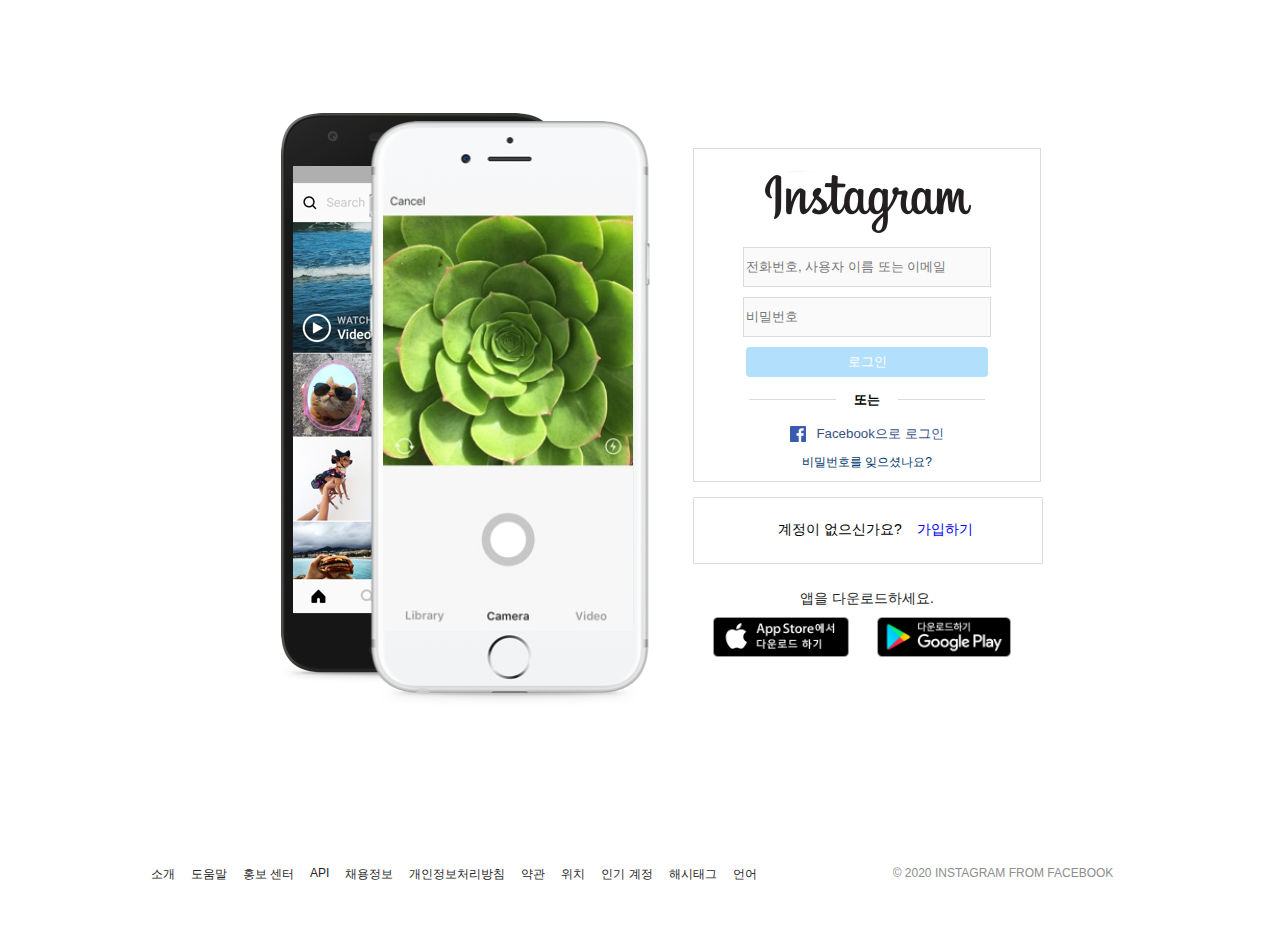
<file: login.html>
<!DOCTYPE html>
<html>

<head>
  <meta charset="utf-8">
  <meta name="viewport" content="width=device-width">
  <title>WeStartgram</title>
  <link rel="icon" href="./img/instar-logo.png" type="image/x-icon">
  <link href="style/common.css" rel="stylesheet" type="text/css" />
  <link href="style/login.css" rel="stylesheet" type="text/css" />
</head>

<body>
  <main class="main">
    <div class="container">

      <div class="left-container">
        <div class="lc">
          <img src="./img/mainPic.png" alt="MainPicture">
          <img class="selected" id="main-pic" src="./img/picture.jpg" alt="picture">
          <img id="main-pic" src="./img/picture1.jpg" alt="picture">
          <img id="main-pic" src="./img/picture2.jpg" alt="picture">
          <img id="main-pic" src="./img/picture3.jpg" alt="picture">
          <img id="main-pic" src="./img/picture4.jpg" alt="picture">
        </div>
      </div>

      <div class="right-container">
        <div class="right-inner-container">
          <div class="logo">
            <img src="./img/logo_text.png" alt="Logo">
          </div>
          <div class="login-form">
            <form action="#">
              <input id="input-id" type="text" placeholder="전화번호, 사용자 이름 또는 이메일">
              <input id="input-pw" type="password" placeholder="비밀번호">
              <button class="login-button" type="submit">로그인</button>
            </form>
          </div>

          <div class="or">
            <div class="line"></div>
            <div>또는</div>
            <div class="line"></div>
          </div>

          <div class="facebook-login">
            <button type="button">
              <span class="facebook-icon"></span>
              <span>Facebook으로 로그인</span>
            </button>
          </div>

          <div class="forgetPW">
            <a href="#">비밀번호를 잊으셨나요?</a>
          </div>
        </div>

        <div class="sign-in">
          <div>
            <p>계정이 없으신가요?</p>
            <a href="#">가입하기</a>
          </div>
        </div>

        <div class="app-down">
          <div>
            <p>앱을 다운로드하세요.</p>
            <div>
              <span class="apple-download"></span>
              <span class="google-download"></span>
            </div>
          </div>
        </div>
      </div>
    </div>

    <footer id="footer">
      <div class="footer-container">
        <nav>
          <ul>
            <li><a href="#">소개</a></li>
            <li><a href="#">도움말</a></li>
            <li><a href="#">홍보 센터</a></li>
            <li><a href="#">API</a></li>
            <li><a href="#">채용정보</a></li>
            <li><a href="#">개인정보처리방침</a></li>
            <li><a href="#">약관</a></li>
            <li><a href="#">위치</a></li>
            <li><a href="#">인기 계정</a></li>
            <li><a href="#">해시태그</a></li>
            <li><a href="#">언어</a></li>
          </ul>
          <span>© 2020 INSTAGRAM FROM FACEBOOK</span>
        </nav>
      </div>
    </footer>
  </main>
  <script src="js/login.js"></script>
</body>

</html>
</file>
<file: style/login.css>
.main {
    display: flex;
    flex-direction: column;
    justify-content: flex-end;
    flex-grow: 1;
    width: 100%;
}

.container {
    display: flex;
    justify-content: center;
    align-items: center;
    flex-direction: row;
    margin: 30px auto 0;
    padding-bottom: 44px;
    width: 935px;
    height: 754px;
}

.left-container {
    display: flex;
    width: 454px;
}

.lc {
    position: relative;
}

.lc #main-pic {
    position: absolute;
    top: 90px;
    right: 60px;
    width: 250px;
    opacity: 0;
    transition: opacity 1.5s ease-in;
}

.lc #main-pic.selected{
    opacity: 1;
} 

.right-container {
    display: flex;
    flex-direction: column;
    width: 348px;
    border-radius: 1px;
    margin: 0 0 10px;
    padding: 10px 0;
}

.right-inner-container {
    display: flex;
    flex-direction: column;
    border: 1px solid #dbdbdb;
}

.logo {
    display: flex;
    justify-content: center;
    align-items: center;
    margin: 22px auto 12px;
}

.login-form {
    display: flex;
    width: 100%;
    justify-content: center;
    flex-direction: column;
    align-items: center;
}

.login-form form {
    display: flex;
    width: 100%;
    justify-content: center;
    flex-direction: column;
    align-items: center;
}

.login-form form input {
    width: 70%;
    height: 36px;
    margin-bottom: 10px;
    border: 1px solid rgba(219, 219, 219, 1);
    background: rgba(250, 250, 250, 1);
}

.login-button {
    width: 70%;
    height: 30px;
    border: none;
    color: white;
    font-weight: 500;
    background-color: rgba(0, 149, 246, .3);
    border-radius: 4px;
}

.or {
    display: flex;
    margin: 15px 55px 18px;
}

.or div:nth-child(2) {
    font-size: 13px;
    font-weight: 600;
    line-height: 15px;
    margin: 0 18px;
}

.line {
    display: flex;
    flex-grow: 1;
    flex-shrink: 1;
    background-color: rgba(219, 219, 219, 1);
    height: 1px;
    position: relative;
    top: .45em;
}

.facebook-login {
    display: flex;
    justify-content: center;
    align-items: center;
}

.facebook-icon {
    width: 16px;
    height: 16px;
    background-size: contain;
    margin-right: 10px;
    background-image: url(../img/facebook-logo.png);
}

.facebook-login button {
    display: flex;
    justify-content: center;
    align-items: center;
    border: 0;
    background-color: white;
    font-weight: 500;
    color: #385185;
    padding: 0;
    position: relative;
}

.forgetPW {
    display: flex;
    justify-content: center;
    align-items: center;
}

.forgetPW a {
    display: flex;
    color: #00376b;
    font-size: 12px;
    line-height: 14px;
    margin-top: 12px;
    margin-bottom: 12px;
    text-align: center;
}

.sign-in {
    display: flex;
    justify-content: center;
    align-items: center;
    flex-direction: row;
    position: relative;
    width: 100%;
    top: 15px;
    border: 1px solid rgba(219, 219, 219, 1);
    border-radius: 1px;
}

.sign-in div {
    display: flex;
    justify-content: center;
    align-items: center;
}

.sign-in p {
    display: flex;
    justify-content: center;
    align-items: center;
    height: 35px;
    margin-right: 10px;
    font-size: 14px;
    margin: 15px;
}

.sign-in a {
    font-size: 14px;
}

.app-down {
    display: flex;
    justify-content: center;
    align-items: center;
    position: relative;
    top: 20px;
}

.app-down div {
    width: 100%;
    margin: 10px;
}

.app-down div:nth-child(2) {
    display: flex;
    justify-content: center;
}

.app-down div p {
    color: rgba(var(--i1d, 38, 38, 38), 1);
    font-size: 14px;
    line-height: 18px;
    margin: 10px 20px 10px 20px;
    text-align: center;
}

.apple-download {
    display: flex;
    width: 100%;
    height: 40px;
    background-size: contain;
    background-image: url(../img/apple.png);
    background-repeat: no-repeat;
}

.google-download {
    display: flex;
    width: 100%;
    height: 40px;
    background-size: contain;
    background-image: url(../img/google.png);
    background-repeat: no-repeat;
}

#footer {
    display: flex;
    order: 5;
    padding: 0 20px;

}

.footer-container {
    display: flex;
    justify-content: center;
    padding: 38px 0;
    margin: 0 auto;
}

.footer-container nav {
    display: flex;
    flex-direction: row;
}

.footer-container nav ul {
    display: flex;
}

.footer-container nav ul li {
    display: inline-block;
    margin-bottom: 7px;
    margin-right: 16px;
    font-size: 12px;
    font-weight: 500;
    vertical-align: baseline;
}

.footer-container nav ul li a {
    color: #262626;
    font-weight: 500;
}

.footer-container span {
    color: #8e8e8e;
    font-size: 12px;
    font-weight: 500;
    padding-left: 120px;
    margin-bottom: 7px;
    margin-right: 16px;
}
</file>
<file: style/common.css>
@charset "utf-8";

/* reset */
html,
body,
div,
span,
applet,
object,
iframe,
h1,
h2,
h3,
h4,
h5,
h6,
p,
blockquote,
pre,
a,
abbr,
acronym,
address,
big,
cite,
code,
del,
dfn,
em,
img,
ins,
kbd,
q,
s,
samp,
small,
strike,
strong,
sub,
sup,
tt,
var,
b,
u,
i,
center,
dl,
dt,
dd,
ol,
ul,
li,
fieldset,
form,
label,
legend,
table,
caption,
tbody,
tfoot,
thead,
tr,
th,
td,
article,
aside,
canvas,
details,
embed,
figure,
figcaption,
#footer,
header,
hgroup,
menu,
nav,
output,
ruby,
section,
summary,
time,
mark,
audio,
video {
  margin: 0;
  padding: 0;
  border: 0;
}

article,
aside,
details,
figcaption,
figure,
#footer,
header,
hgroup,
menu,
nav,
section {
  display: block;
}

ol,
ul {
  list-style: none;
}

table {
  border-collapse: collapse;
  border-spacing: 0;
}

a {
  text-decoration: none;
}

textarea{
  resize: none;
  border: 0;
}

*{
  font-family:-apple-system,BlinkMacSystemFont,"Segoe UI",Roboto,Helvetica,Arial,sans-serif;
}
</file>
